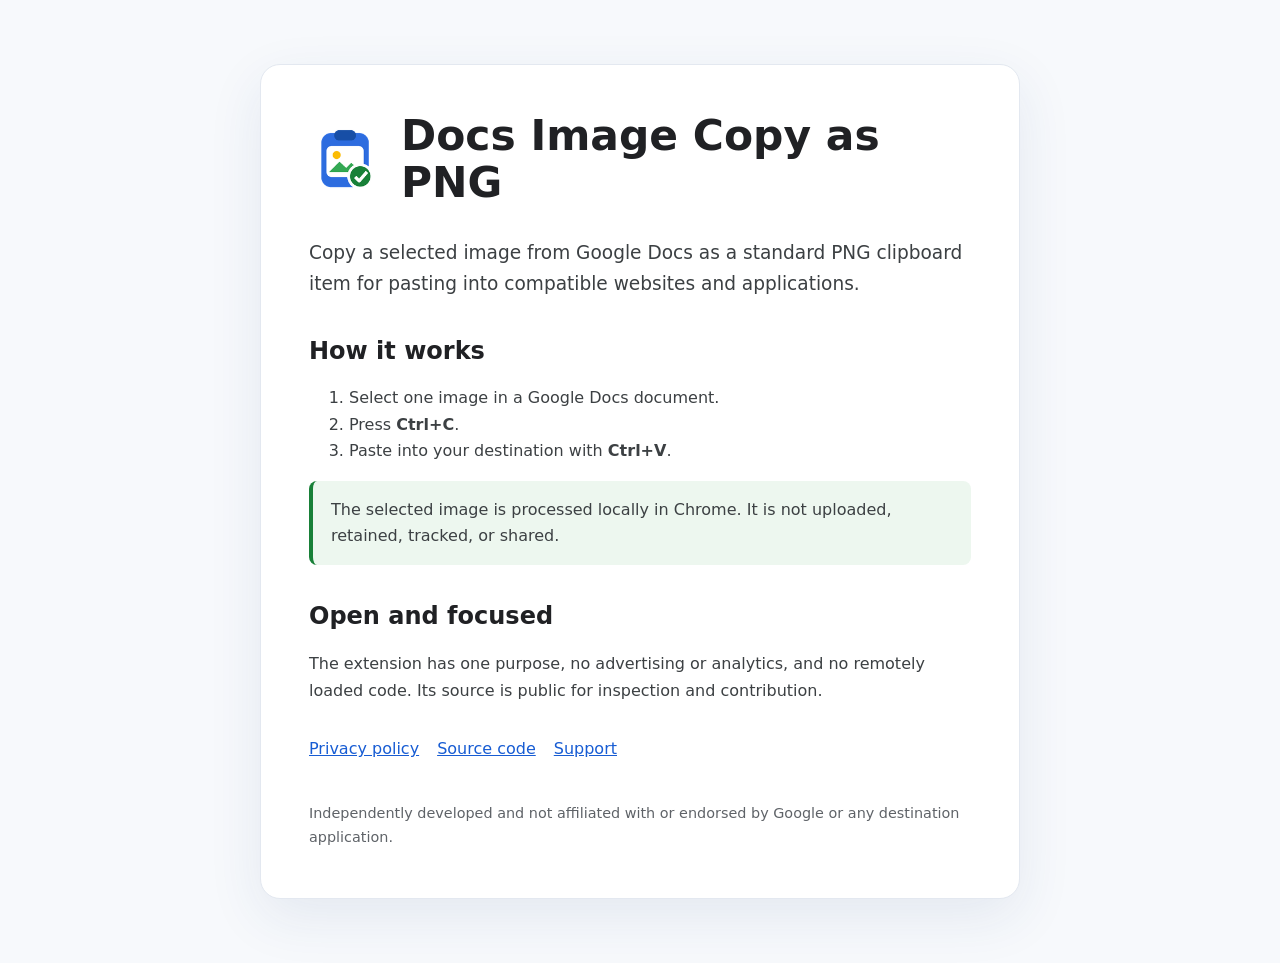
<file: docs/index.html>
<!doctype html>
<html lang="en-GB">
<head>
  <meta charset="utf-8">
  <meta name="viewport" content="width=device-width, initial-scale=1">
  <meta name="description" content="Copy Google Docs images as standard PNG clipboard items.">
  <title>Docs Image Copy as PNG</title>
  <link rel="icon" href="icon-128.png">
  <link rel="stylesheet" href="styles.css">
</head>
<body>
  <main>
    <header>
      <img src="icon-128.png" alt="Docs Image Copy as PNG icon">
      <h1>Docs Image Copy as PNG</h1>
    </header>

    <p class="lede">Copy a selected image from Google Docs as a standard PNG clipboard item for pasting into compatible websites and applications.</p>

    <h2>How it works</h2>
    <ol>
      <li>Select one image in a Google Docs document.</li>
      <li>Press <strong>Ctrl+C</strong>.</li>
      <li>Paste into your destination with <strong>Ctrl+V</strong>.</li>
    </ol>

    <p class="notice">The selected image is processed locally in Chrome. It is not uploaded, retained, tracked, or shared.</p>

    <h2>Open and focused</h2>
    <p>The extension has one purpose, no advertising or analytics, and no remotely loaded code. Its source is public for inspection and contribution.</p>

    <nav aria-label="Project links">
      <a href="privacy.html">Privacy policy</a>
      <a href="https://github.com/MLegkovskis/docs-image-copy-as-png">Source code</a>
      <a href="https://github.com/MLegkovskis/docs-image-copy-as-png/issues">Support</a>
    </nav>

    <footer>Independently developed and not affiliated with or endorsed by Google or any destination application.</footer>
  </main>
</body>
</html>
</file>
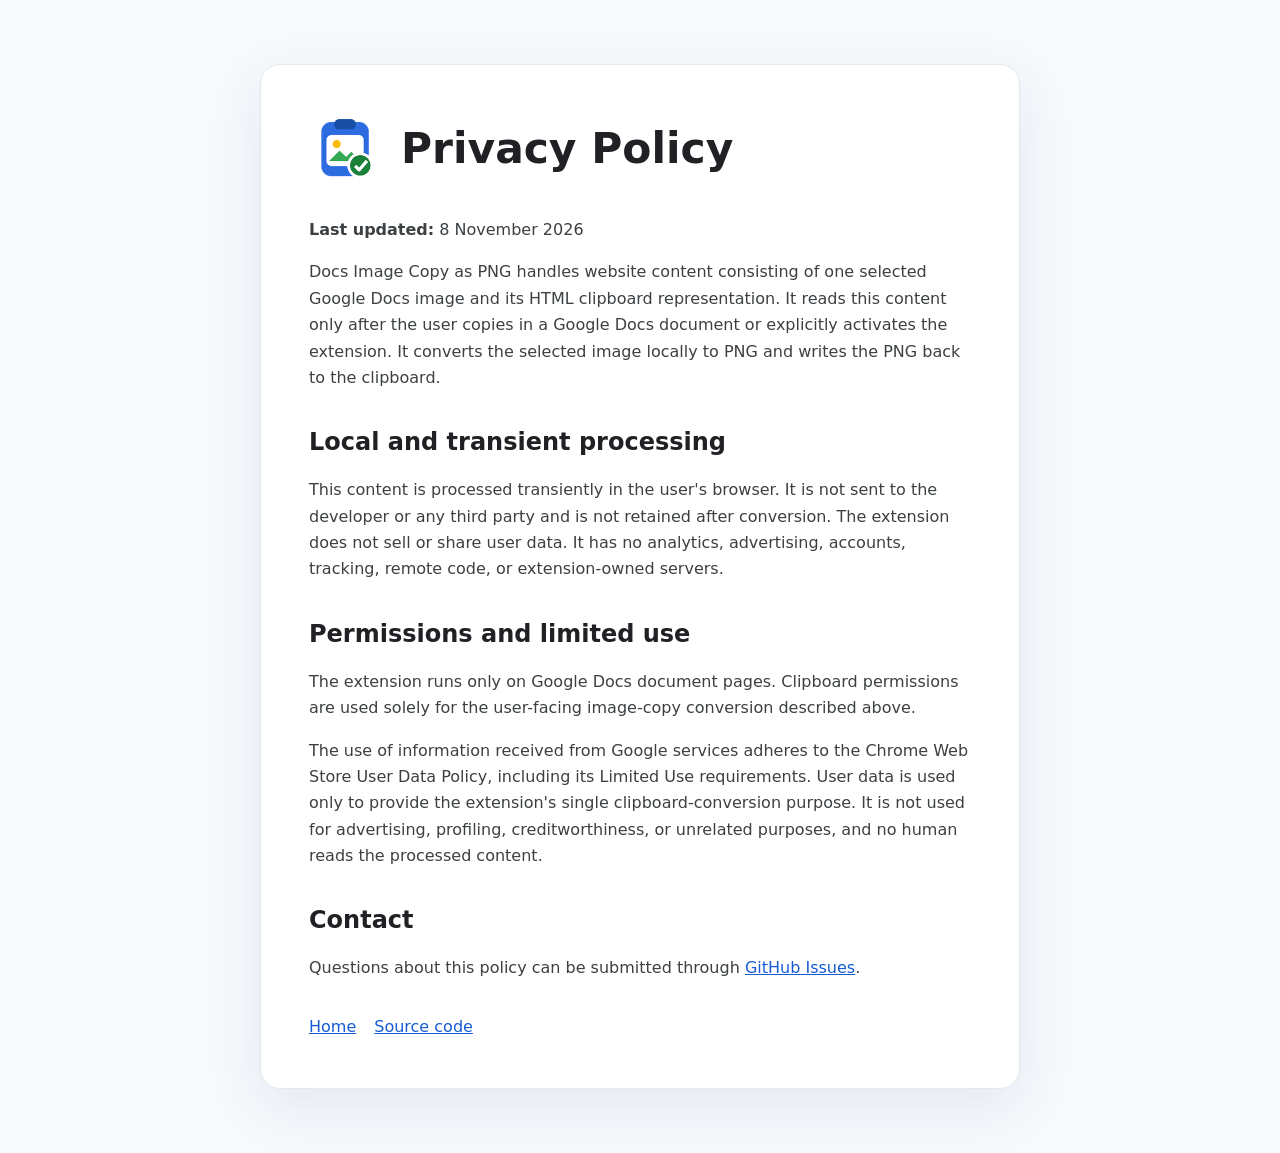
<file: docs/privacy.html>
<!doctype html>
<html lang="en-GB">
<head>
  <meta charset="utf-8">
  <meta name="viewport" content="width=device-width, initial-scale=1">
  <meta name="description" content="Privacy policy for Docs Image Copy as PNG.">
  <title>Privacy Policy · Docs Image Copy as PNG</title>
  <link rel="icon" href="icon-128.png">
  <link rel="stylesheet" href="styles.css">
</head>
<body>
  <main>
    <header>
      <img src="icon-128.png" alt="Docs Image Copy as PNG icon">
      <h1>Privacy Policy</h1>
    </header>

    <p><strong>Last updated:</strong> 8 November 2026</p>

    <p>Docs Image Copy as PNG handles website content consisting of one selected Google Docs image and its HTML clipboard representation. It reads this content only after the user copies in a Google Docs document or explicitly activates the extension. It converts the selected image locally to PNG and writes the PNG back to the clipboard.</p>

    <h2>Local and transient processing</h2>
    <p>This content is processed transiently in the user's browser. It is not sent to the developer or any third party and is not retained after conversion. The extension does not sell or share user data. It has no analytics, advertising, accounts, tracking, remote code, or extension-owned servers.</p>

    <h2>Permissions and limited use</h2>
    <p>The extension runs only on Google Docs document pages. Clipboard permissions are used solely for the user-facing image-copy conversion described above.</p>

    <p>The use of information received from Google services adheres to the Chrome Web Store User Data Policy, including its Limited Use requirements. User data is used only to provide the extension's single clipboard-conversion purpose. It is not used for advertising, profiling, creditworthiness, or unrelated purposes, and no human reads the processed content.</p>

    <h2>Contact</h2>
    <p>Questions about this policy can be submitted through <a href="https://github.com/MLegkovskis/docs-image-copy-as-png/issues">GitHub Issues</a>.</p>

    <nav aria-label="Project links">
      <a href="index.html">Home</a>
      <a href="https://github.com/MLegkovskis/docs-image-copy-as-png">Source code</a>
    </nav>
  </main>
</body>
</html>
</file>
<file: docs/styles.css>
:root {
  color-scheme: light;
  font-family: Inter, ui-sans-serif, system-ui, -apple-system, BlinkMacSystemFont, "Segoe UI", sans-serif;
  color: #202124;
  background: #f7f9fc;
}

* { box-sizing: border-box; }

body {
  margin: 0;
  line-height: 1.65;
}

main {
  width: min(760px, calc(100% - 32px));
  margin: 64px auto;
  padding: 48px;
  background: #fff;
  border: 1px solid #e3e8f0;
  border-radius: 20px;
  box-shadow: 0 18px 55px rgba(31, 63, 118, 0.09);
}

header {
  display: flex;
  align-items: center;
  gap: 20px;
  margin-bottom: 32px;
}

header img { width: 72px; height: 72px; }
h1 { margin: 0; font-size: clamp(1.8rem, 5vw, 2.65rem); line-height: 1.1; }
h2 { margin-top: 36px; line-height: 1.25; }
p, li { color: #3c4043; }
a { color: #175cd3; }
.lede { font-size: 1.16rem; }
.notice {
  padding: 16px 18px;
  border-left: 4px solid #188038;
  border-radius: 8px;
  background: #edf7ef;
}
nav { display: flex; flex-wrap: wrap; gap: 18px; margin-top: 32px; }
footer { margin-top: 40px; font-size: .9rem; color: #5f6368; }

@media (max-width: 600px) {
  main { margin: 0; width: 100%; min-height: 100vh; padding: 28px 22px; border: 0; border-radius: 0; }
}
</file>
